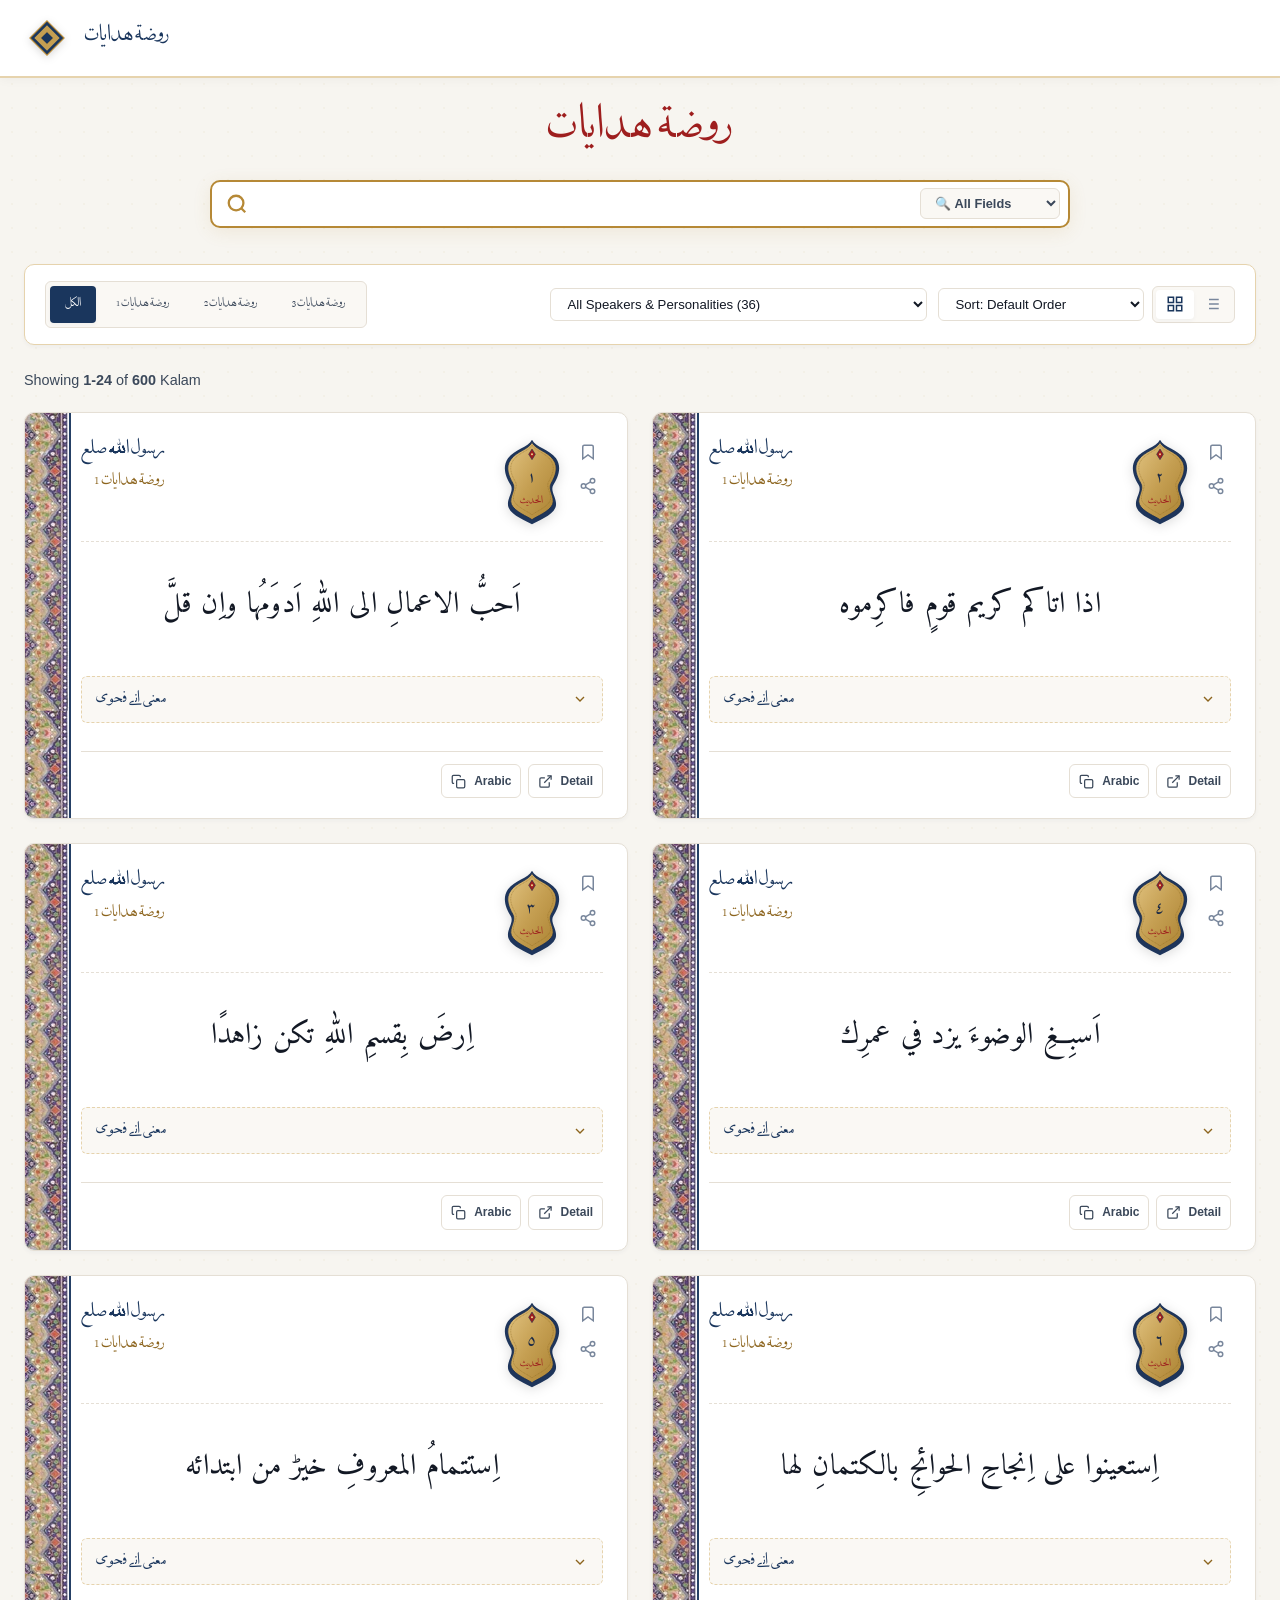
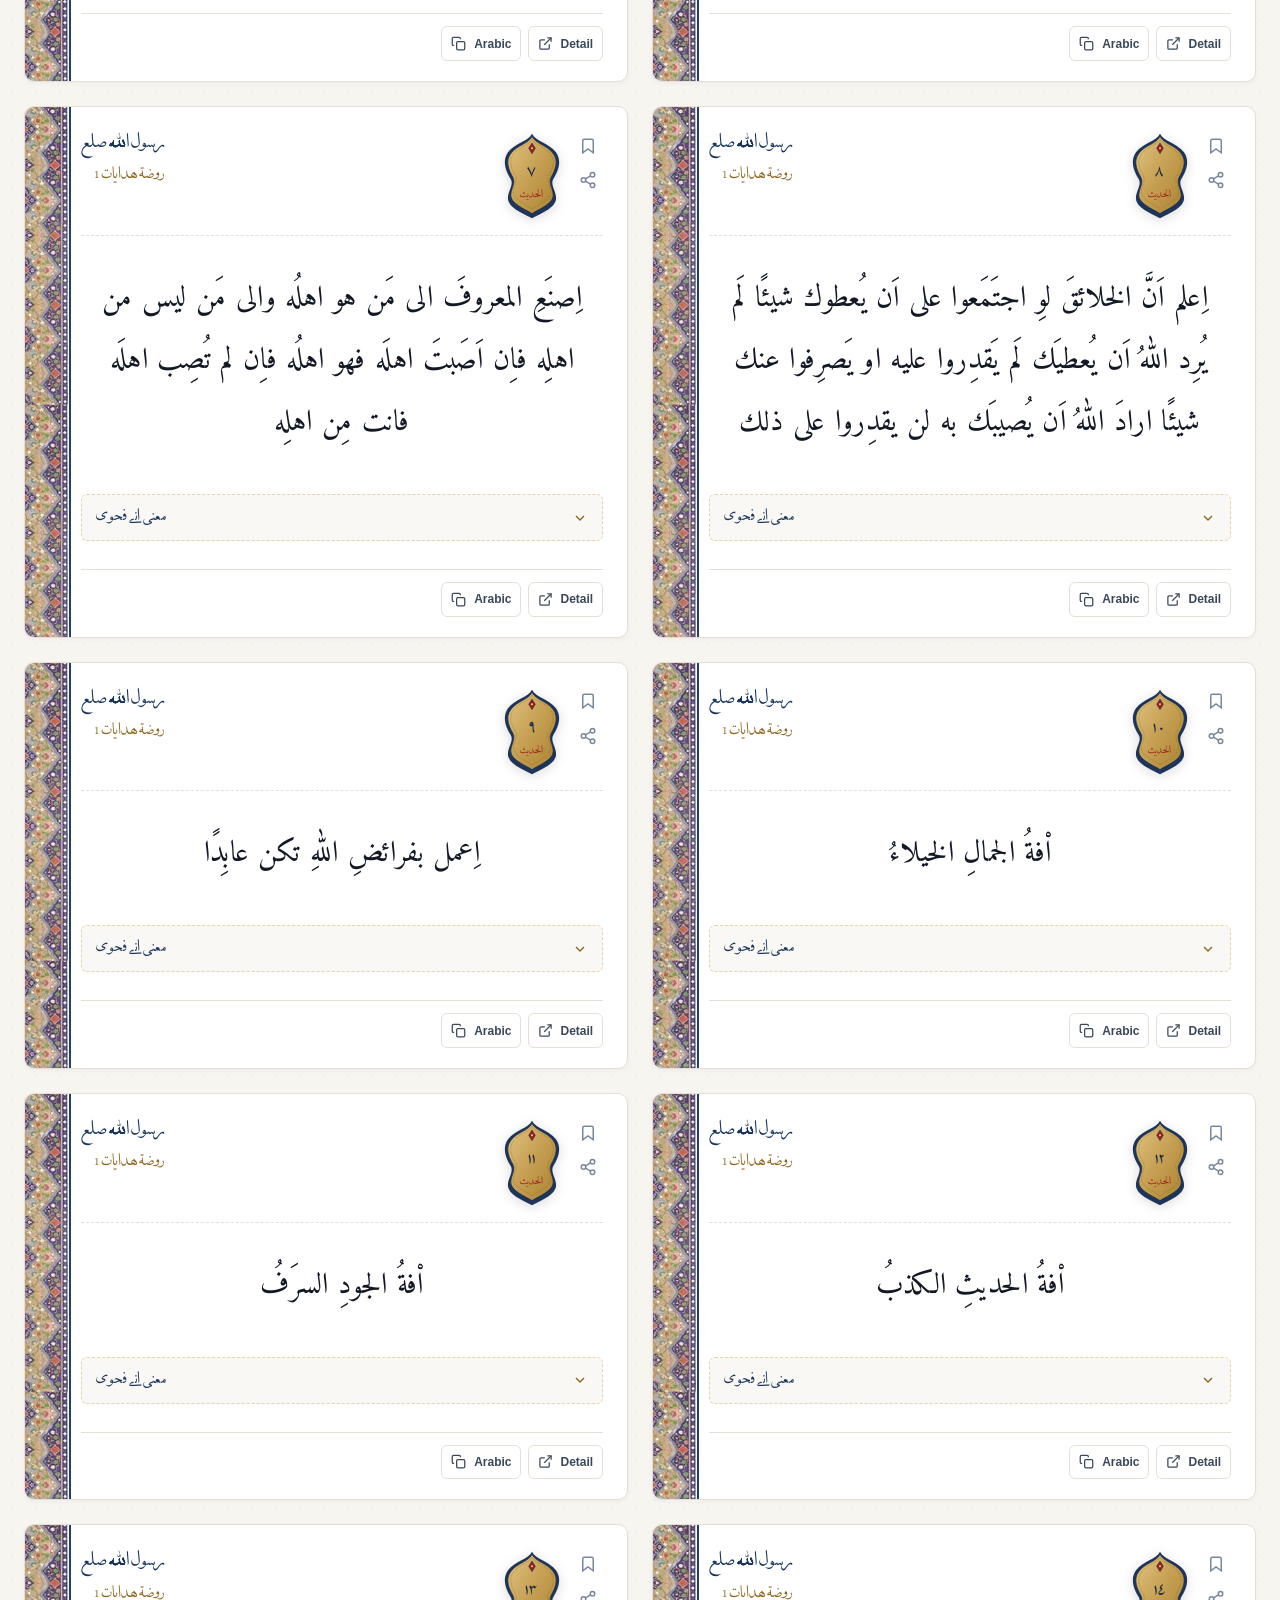
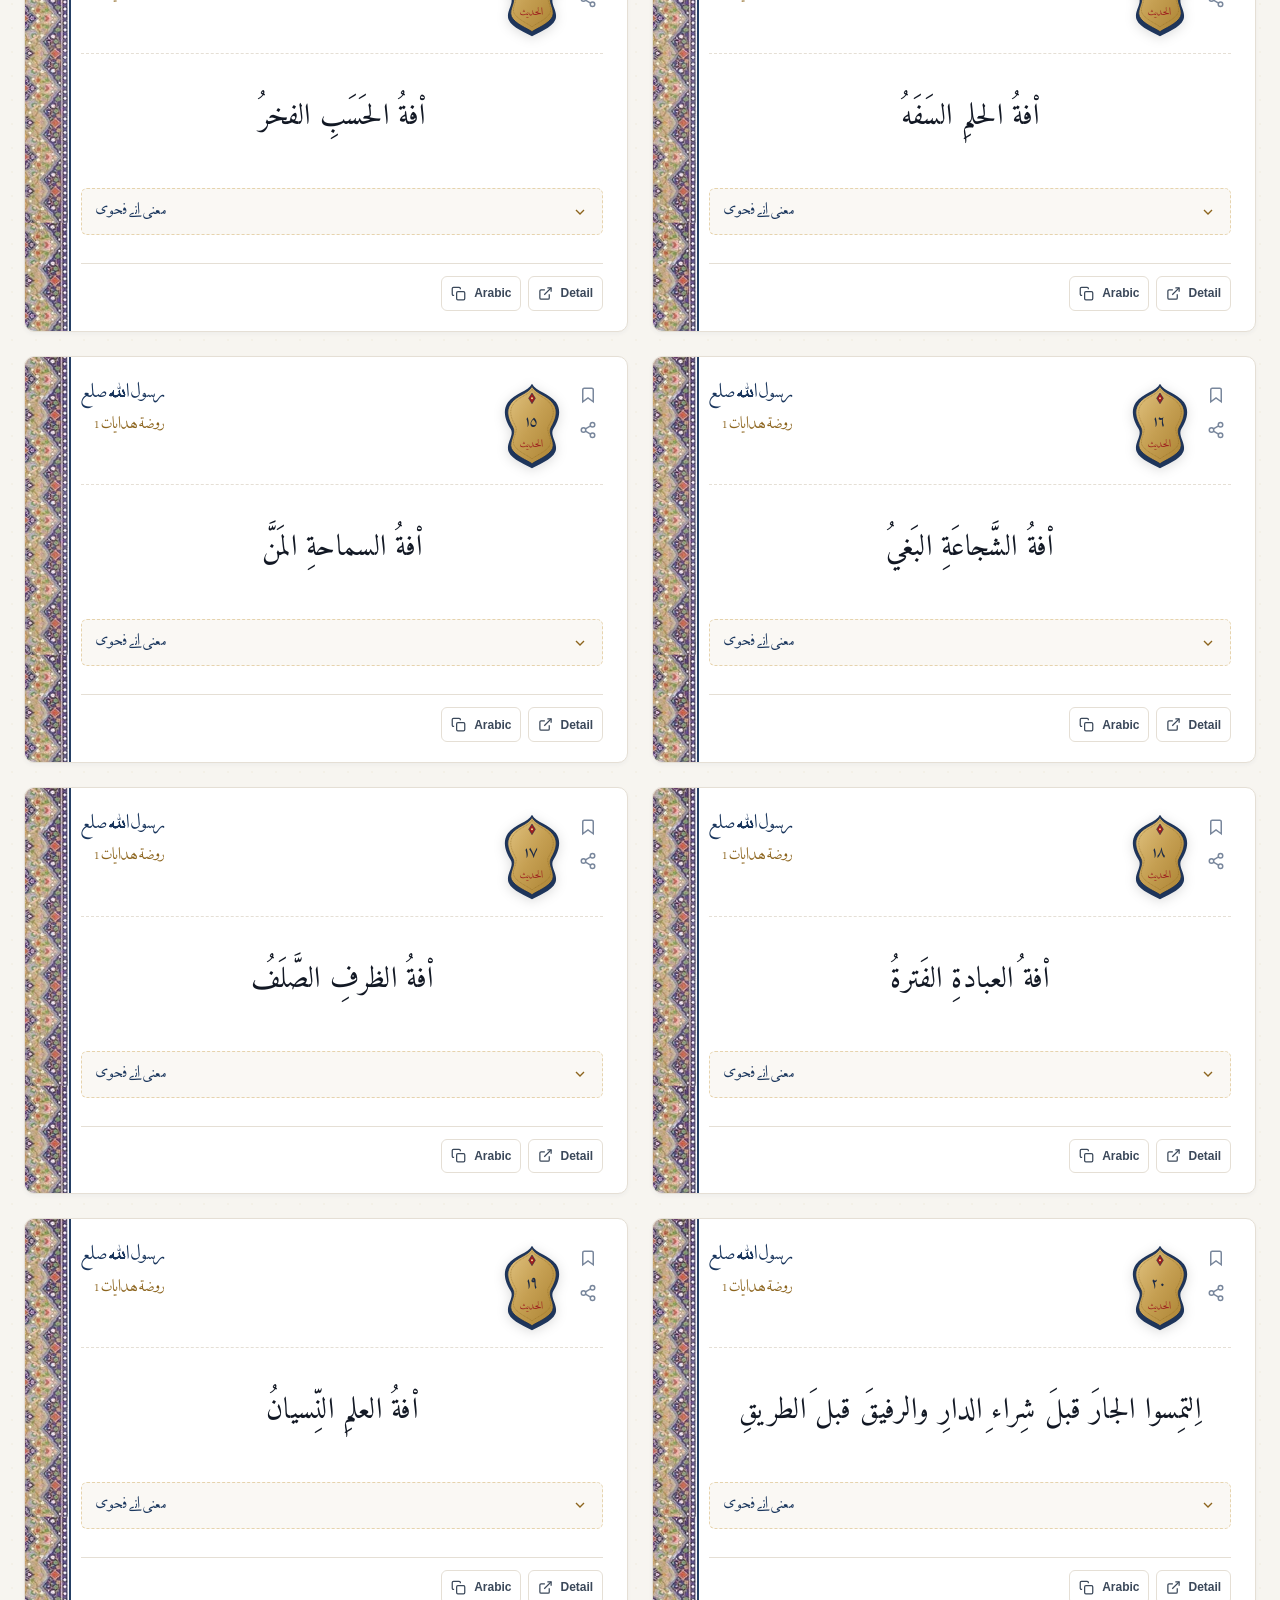
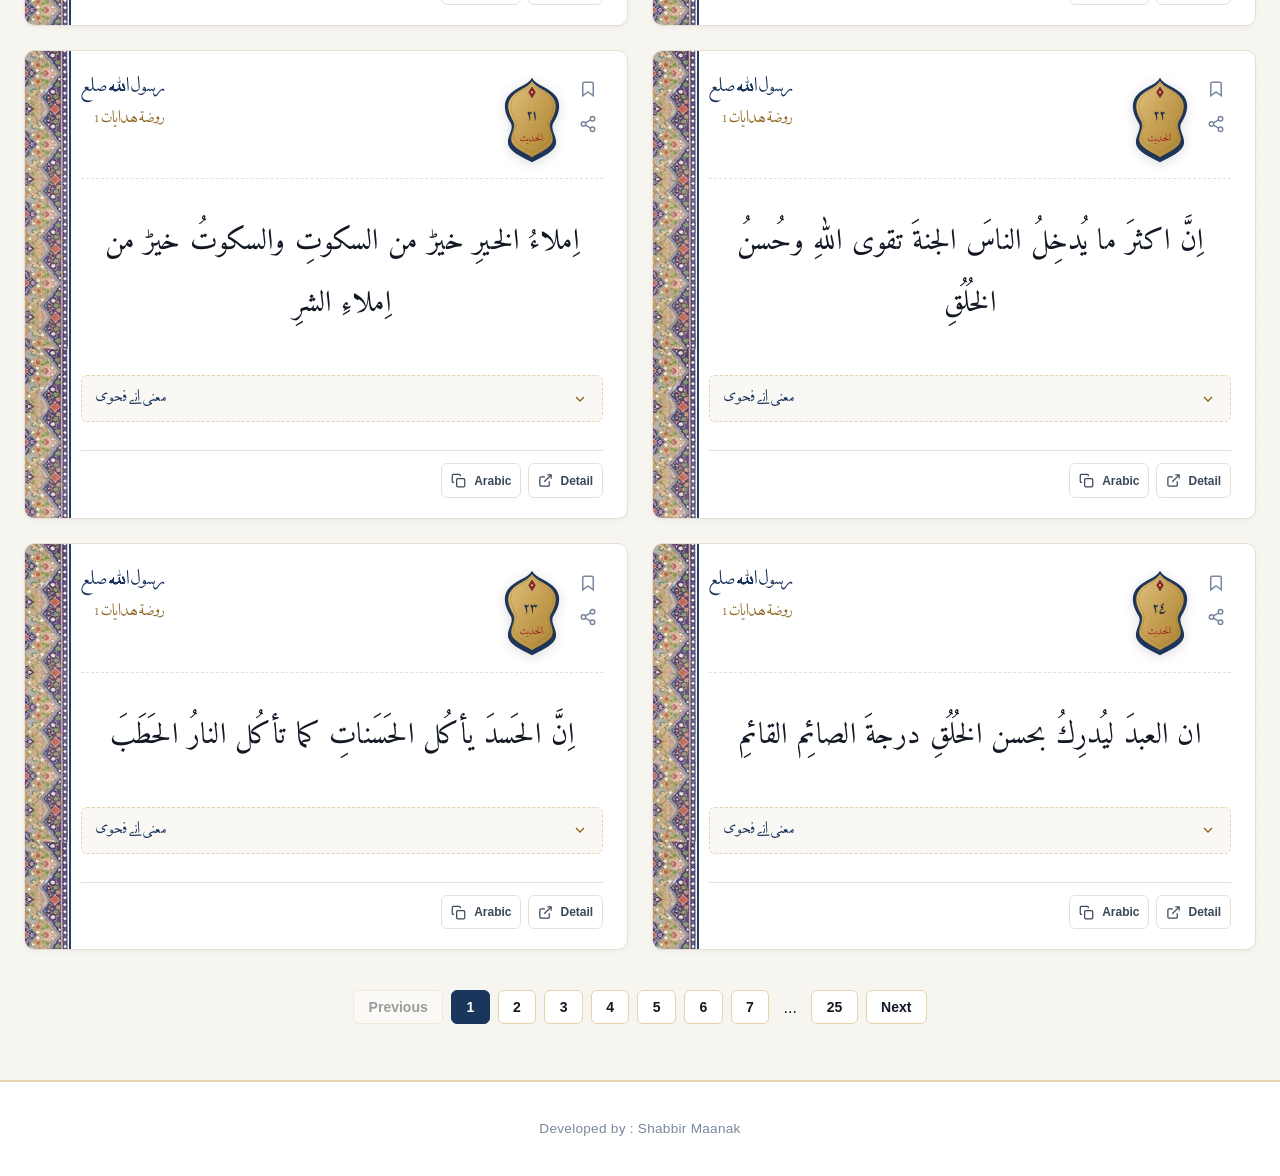
<file: index.html>
<!DOCTYPE html>
<html lang="en" data-theme="light">
<head>
  <meta charset="UTF-8">
  <meta name="viewport" content="width=device-width, initial-scale=1.0">
  <title>روضة هدايات</title>
  <meta name="description" content="روضة هدايات">
  <link rel="stylesheet" href="css/fonts.css?v=5.2">
  <link rel="stylesheet" href="css/styles.css?v=5.2">
</head>
<body>

  <!-- App Header -->
  <header class="app-header">
    <div class="container">
      <nav class="header-nav">
        <a href="javascript:void(0)" class="brand-logo" onclick="resetFilters()" style="cursor:pointer;">
          <div class="brand-crest">
            <svg width="38" height="38" viewBox="0 0 100 100" fill="none">
              <polygon points="50,5 95,50 50,95 5,50" fill="#1a365d" stroke="#b68936" stroke-width="3" />
              <polygon points="50,16 84,50 50,84 16,50" fill="#c59f52" stroke="#1a365d" stroke-width="1.5" />
              <polygon points="50,34 66,50 50,66 34,50" fill="#1a365d" stroke="#b68936" stroke-width="1" />
            </svg>
          </div>
          <div class="brand-text">
            <h1>روضة هدايات</h1>
          </div>
        </a>
      </nav>
    </div>
  </header>

  <!-- Main Content Container -->
  <main class="container">
    <!-- Hero Section -->
    <section class="hero-section">
      <h2 class="hero-title-arabic">روضة هدايات</h2>

      <!-- Search Box -->
      <div class="search-wrapper">
        <div class="search-box">
          <svg class="search-icon-svg" width="22" height="22" viewBox="0 0 24 24" fill="none" stroke="currentColor" stroke-width="2.5">
            <circle cx="11" cy="11" r="8"></circle><line x1="21" y1="21" x2="16.65" y2="16.65"></line>
          </svg>
          <input 
            type="text" 
            id="searchInput" 
            class="search-input" 
            placeholder=""
            autocomplete="off"
            spellcheck="false"
          >
          <button id="searchClearBtn" class="search-clear-btn" title="Clear Search">
            <svg width="18" height="18" viewBox="0 0 24 24" fill="none" stroke="currentColor" stroke-width="2"><line x1="18" y1="6" x2="6" y2="18"></line><line x1="6" y1="6" x2="18" y2="18"></line></svg>
          </button>
          <select id="searchScopeSelect" class="search-scope-select" onchange="setScope(this.value)" title="Search Scope">
            <option value="all">🔍 All Fields</option>
            <option value="arabic">📜 Arabic Only</option>
            <option value="ld">📖 Lisan al-Dawat Only</option>
            <option value="english">🌐 English Only</option>
            <option value="stated_by">👤 Speaker Only</option>
          </select>
        </div>
      </div>
    </section>

    <!-- Filters and Controls Bar -->
    <section class="filter-bar">
      <div class="filter-top-row">
        <!-- Volume Tabs -->
        <div class="volume-tabs">
          <button class="vol-tab active" data-vol="all" onclick="setVolume('all')">الكل</button>
          <button class="vol-tab" data-vol="روضة هدايات 1" onclick="setVolume('روضة هدايات 1')">روضة هدايات 1</button>
          <button class="vol-tab" data-vol="روضة هدايات 2" onclick="setVolume('روضة هدايات 2')">روضة هدايات 2</button>
          <button class="vol-tab" data-vol="روضة هدايات 3" onclick="setVolume('روضة هدايات 3')">روضة هدايات 3</button>
        </div>

        <!-- Speaker Filter, Sort & View Controls -->
        <div class="filter-controls-group">
          <select id="speakerSelect" class="select-control" onchange="setSpeaker(this.value)">
            <option value="all">All Speakers & Personalities</option>
          </select>

          <div class="filter-controls-subrow">
            <select id="sortSelect" class="select-control" onchange="setSort(this.value)">
              <option value="default">Sort: Default Order</option>
              <option value="serial_asc">Sort: Serial # (Ascending)</option>
              <option value="serial_desc">Sort: Serial # (Descending)</option>
              <option value="arabic_asc">Sort: Arabic (Alphabetical)</option>
              <option value="english_asc">Sort: English (A-Z)</option>
            </select>

            <!-- View Toggle (Grid / Table) -->
            <div class="view-toggle">
              <button class="view-btn active" data-view="grid" onclick="setViewMode('grid')" title="Grid Card View">
                <svg width="18" height="18" viewBox="0 0 24 24" fill="none" stroke="currentColor" stroke-width="2"><rect x="3" y="3" width="7" height="7"></rect><rect x="14" y="3" width="7" height="7"></rect><rect x="14" y="14" width="7" height="7"></rect><rect x="3" y="14" width="7" height="7"></rect></svg>
              </button>
              <button class="view-btn" data-view="table" onclick="setViewMode('table')" title="Compact Table View">
                <svg width="18" height="18" viewBox="0 0 24 24" fill="none" stroke="currentColor" stroke-width="2"><line x1="8" y1="6" x2="21" y2="6"></line><line x1="8" y1="12" x2="21" y2="12"></line><line x1="8" y1="18" x2="21" y2="18"></line><line x1="3" y1="6" x2="3.01" y2="6"></line><line x1="3" y1="12" x2="3.01" y2="12"></line><line x1="3" y1="18" x2="3.01" y2="18"></line></svg>
              </button>
            </div>
          </div>
        </div>
      </div>
    </section>

    <!-- Results Status Bar -->
    <div class="results-summary-bar">
      <div id="resultsCount">Loading records...</div>
      <div id="activeFilterChips" class="active-filters-chips"></div>
    </div>

    <!-- Results Dynamic Container -->
    <div id="resultsContainer"></div>

    <!-- Pagination -->
    <div id="paginationBar" class="pagination-bar"></div>
  </main>

  <!-- Detail Modal -->
  <div id="detailModal" class="modal-backdrop">
    <div class="modal-container" id="detailModalContainer"></div>
  </div>

  <!-- Statistics Modal -->
  <div id="statsModal" class="modal-backdrop">
    <div class="modal-container" style="max-width: 650px;">
      <div class="modal-header">
        <h3 style="font-size:1.15rem;font-weight:700;">📊 Dataset Analytics & Statistics</h3>
        <button class="icon-btn-sm" onclick="closeStatsModal()">
          <svg width="20" height="20" viewBox="0 0 24 24" fill="none" stroke="currentColor" stroke-width="2"><line x1="18" y1="6" x2="6" y2="18"></line><line x1="6" y1="6" x2="18" y2="18"></line></svg>
        </button>
      </div>
      <div class="modal-body" id="statsModalBody"></div>
      <div class="modal-footer" style="justify-content: flex-end;">
        <button class="btn btn-primary" onclick="closeStatsModal()">Close</button>
      </div>
    </div>
  </div>

  <!-- App Footer -->
  <footer class="app-footer">
    <div class="container">
      <p style="font-size:0.85rem;color:var(--text-muted);letter-spacing:0.02em;">Developed by : Shabbir Maanak</p>
    </div>
  </footer>

  <!-- Scripts -->
  <script src="data/raudat_data.js?v=5.2"></script>
  <script src="js/app.js?v=5.2"></script>
</body>
</html>
</file>
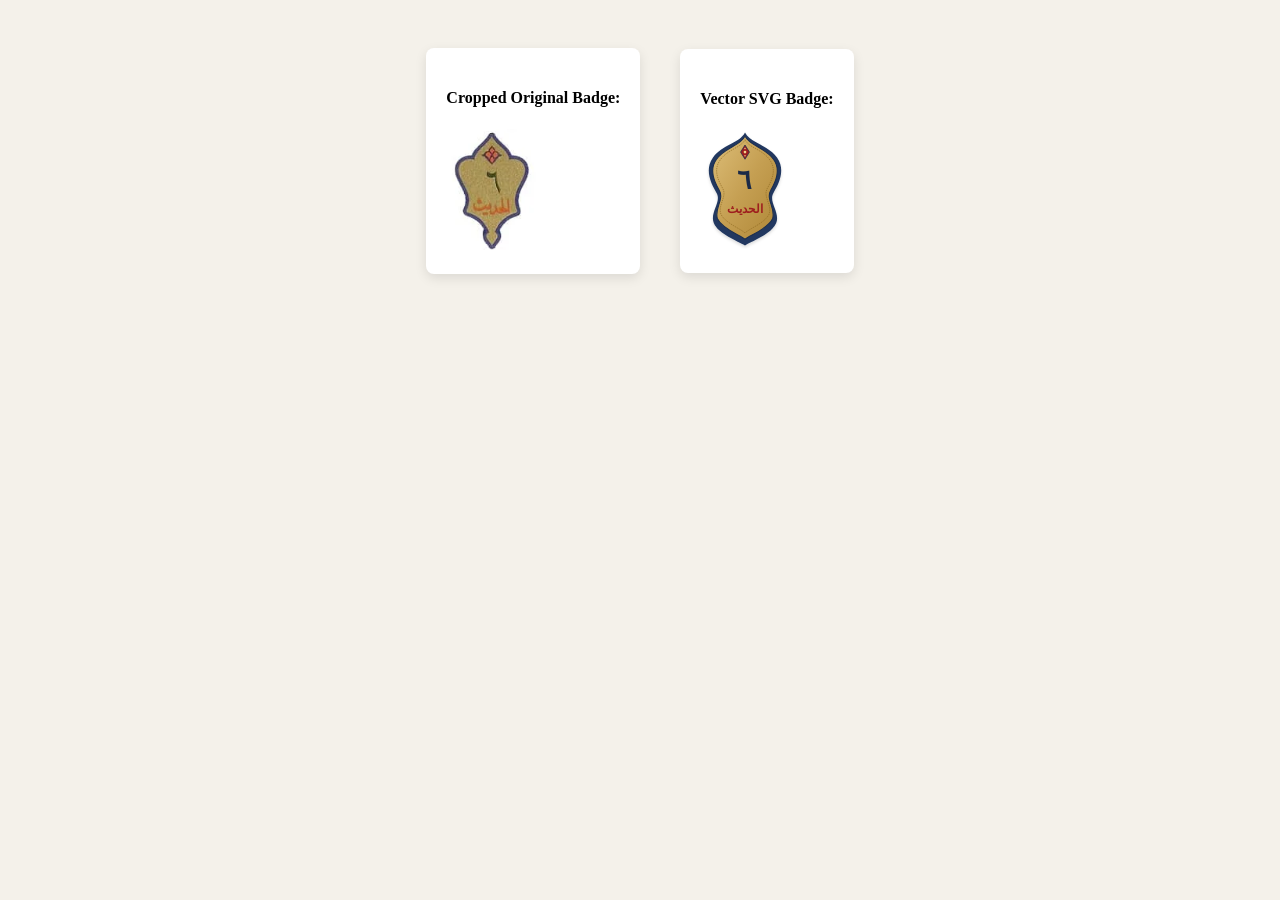
<file: badge_test.html>
<!DOCTYPE html>
<html>
<head>
  <meta charset="utf-8">
  <style>
    body { background: #f4f1ea; padding: 40px; display: flex; gap: 40px; align-items: center; justify-content: center; }
    .preview-box { background: white; padding: 20px; border-radius: 8px; box-shadow: 0 4px 12px rgba(0,0,0,0.1); }
  </style>
</head>
<body>
  <div class="preview-box">
    <h4>Cropped Original Badge:</h4>
    <img src="assets/cartouche_badge.png" width="90">
  </div>
  <div class="preview-box">
    <h4>Vector SVG Badge:</h4>
    <svg width="90" height="120" viewBox="0 0 100 135" fill="none" xmlns="http://www.w3.org/2000/svg">
      <defs>
        <linearGradient id="goldGrad" x1="0%" y1="0%" x2="100%" y2="100%">
          <stop offset="0%" stop-color="#ddbe78" />
          <stop offset="50%" stop-color="#c59f52" />
          <stop offset="100%" stop-color="#af8737" />
        </linearGradient>
        <filter id="badgeShadow" x="-10%" y="-10%" width="120%" height="120%">
          <feDropShadow dx="0" dy="2" stdDeviation="2" flood-color="#000" flood-opacity="0.15" />
        </filter>
      </defs>
      
      <!-- Outer Lapis Border -->
      <path d="M50 4 
               C56 16, 76 18, 86 32 
               C96 46, 88 62, 82 72 
               C76 82, 90 94, 85 106 
               C80 118, 58 126, 50 131 
               C42 126, 20 118, 15 106 
               C10 94, 24 82, 18 72 
               C12 62, 4 46, 14 32 
               C24 18, 44 16, 50 4 Z" 
            fill="#223961" filter="url(#badgeShadow)"/>
            
      <!-- Inner Gold Parchment Field -->
      <path d="M50 8 
               C55 19, 73 21, 82 34 
               C91 46, 84 60, 79 69 
               C73 79, 85 90, 81 101 
               C76 112, 57 119, 50 124 
               C43 119, 24 112, 19 101 
               C15 90, 27 79, 21 69 
               C16 60, 9 46, 18 34 
               C27 21, 45 19, 50 8 Z" 
            fill="url(#goldGrad)" stroke="#1a2d4f" stroke-width="1.2"/>
            
      <!-- Inner Fine Filigree Ring -->
      <path d="M50 12 
               C54 21, 70 23, 78 35 
               C86 46, 80 58, 75 67 
               C70 76, 81 86, 77 96 
               C72 106, 55 112, 50 117 
               C45 112, 28 106, 23 96 
               C19 86, 30 76, 25 67 
               C20 58, 14 46, 22 35 
               C30 23, 46 21, 50 12 Z" 
            fill="none" stroke="#8d6820" stroke-width="0.7" stroke-dasharray="1.5 1"/>
            
      <!-- Top Rosette Diamond -->
      <g transform="translate(50, 26)">
        <polygon points="0,-8 5,0 0,8 -5,0" fill="#9e1e1e" stroke="#1a2d4f" stroke-width="0.8" />
        <circle cx="0" cy="0" r="1.5" fill="#f3d48c" />
        <circle cx="0" cy="-4" r="0.8" fill="#f3d48c" />
        <circle cx="0" cy="4" r="0.8" fill="#f3d48c" />
      </g>
      
      <!-- Number -->
      <text x="50" y="68" text-anchor="middle" font-family="'Al-Fatemi', 'Amiri', serif" font-size="30" font-weight="bold" fill="#1b2a47">٦</text>
      
      <!-- Label -->
      <text x="50" y="94" text-anchor="middle" font-family="'Al-Fatemi', 'Amiri', serif" font-size="14" font-weight="bold" fill="#9e1e1e">الحديث</text>
    </svg>
  </div>
</body>
</html>
</file>
<file: css/fonts.css>
/* ==========================================================================
   Custom Dawat & Fatemi Typography Fonts (All Weights Support)
   ========================================================================== */

/* Al-Fatemi */
@font-face {
  font-family: 'Al-Fatemi';
  src: url('../fonts/Al-Fatemi.ttf') format('truetype');
  font-weight: 100 900;
  font-style: normal;
  font-display: swap;
}
@font-face {
  font-family: 'Al-Fatemi';
  src: url('../fonts/Al-Fatemi.ttf') format('truetype');
  font-weight: 700;
  font-style: normal;
  font-display: swap;
}

/* Al-Kanz */
@font-face {
  font-family: 'Al-Kanz';
  src: url('../fonts/Al-Kanz.ttf') format('truetype');
  font-weight: 100 900;
  font-style: normal;
  font-display: swap;
}
@font-face {
  font-family: 'Al-Kanz';
  src: url('../fonts/Al-Kanz.ttf') format('truetype');
  font-weight: 700;
  font-style: normal;
  font-display: swap;
}

/* Kanz-al-Marjaan */
@font-face {
  font-family: 'Kanz-al-Marjaan';
  src: url('../fonts/Kanz-al-Marjaan.ttf') format('truetype');
  font-weight: 100 900;
  font-style: normal;
  font-display: swap;
}
@font-face {
  font-family: 'Kanz-al-Marjaan';
  src: url('../fonts/Kanz-al-Marjaan.ttf') format('truetype');
  font-weight: 700;
  font-style: normal;
  font-display: swap;
}

/* Kanz-al-Lulu */
@font-face {
  font-family: 'Kanz-al-Lulu';
  src: url('../fonts/Kanz-al-Lulu.ttf') format('truetype');
  font-weight: 100 900;
  font-style: normal;
  font-display: swap;
}
@font-face {
  font-family: 'Kanz-al-Lulu';
  src: url('../fonts/Kanz-al-Lulu.ttf') format('truetype');
  font-weight: 700;
  font-style: normal;
  font-display: swap;
}

/* Kanz-al-Yaqoot */
@font-face {
  font-family: 'Kanz-al-Yaqoot';
  src: url('../fonts/Kanz-al-Yaqoot.ttf') format('truetype');
  font-weight: 100 900;
  font-style: normal;
  font-display: swap;
}
@font-face {
  font-family: 'Kanz-al-Yaqoot';
  src: url('../fonts/Kanz-al-Yaqoot.ttf') format('truetype');
  font-weight: 700;
  font-style: normal;
  font-display: swap;
}

/* Amiri */
@font-face {
  font-family: 'Amiri';
  src: url('../fonts/Amiri-Regular.ttf') format('truetype');
  font-weight: 100 900;
  font-style: normal;
  font-display: swap;
}
@font-face {
  font-family: 'Amiri';
  src: url('../fonts/Amiri-Regular.ttf') format('truetype');
  font-weight: 700;
  font-style: normal;
  font-display: swap;
}
</file>
<file: css/styles.css>
@import url('fonts.css');

:root {
  /* Authentic Book Theme Color Palette */
  --theme-lapis: #1a365d;
  --theme-lapis-hover: #102646;
  --theme-lapis-light: #f0f4f9;
  --theme-lapis-border: #cbd8e8;

  --theme-gold: #b68936;
  --theme-gold-hover: #9c7125;
  --theme-gold-light: #fbf7ee;
  --theme-gold-border: #e6d3ad;
  --theme-gold-dark: #8c641d;

  --theme-crimson: #9e1e1e;
  --theme-crimson-light: #fdf2f2;
  --theme-crimson-border: #fca5a5;

  --bg-main: #f7f5f0;
  --bg-surface: #ffffff;
  --bg-card: #ffffff;
  --bg-elevated: #faf8f4;
  
  --text-primary: #121824;
  --text-secondary: #3b485a;
  --text-muted: #79879c;
  --border-color: #e5dfd5;
  
  --highlight-bg: #fef08a;
  --highlight-text: #854d0e;

  --shadow-sm: 0 2px 4px rgba(26, 54, 93, 0.04);
  --shadow-md: 0 6px 16px rgba(26, 54, 93, 0.08), 0 2px 6px rgba(0, 0, 0, 0.04);
  --shadow-lg: 0 12px 28px rgba(26, 54, 93, 0.12), 0 4px 10px rgba(0, 0, 0, 0.06);

  --radius-sm: 6px;
  --radius-md: 10px;
  --radius-lg: 16px;
  --radius-full: 9999px;

  --font-arabic: 'Al-Fatemi', 'Kanz-al-Marjaan', 'Al-Kanz', 'Amiri', serif;
  --font-ld: 'Al-Fatemi', 'Al-Kanz', 'Kanz-al-Lulu', 'Kanz-al-Yaqoot', serif;
  --font-ui: -apple-system, BlinkMacSystemFont, 'Segoe UI', Roboto, Helvetica, Arial, sans-serif;
}

[data-theme="dark"] {
  --theme-lapis: #38bdf8;
  --theme-lapis-hover: #7dd3fc;
  --theme-lapis-light: #0d1e36;
  --theme-lapis-border: #1e3a5f;

  --theme-gold: #d4af37;
  --theme-gold-hover: #e5c158;
  --theme-gold-light: #241e12;
  --theme-gold-border: #4d3e20;
  --theme-gold-dark: #f3d48c;

  --theme-crimson: #f87171;
  --theme-crimson-light: #2c1212;
  --theme-crimson-border: #601818;

  --bg-main: #0c121e;
  --bg-surface: #131d2e;
  --bg-card: #152238;
  --bg-elevated: #1a2a44;

  --text-primary: #f8fafc;
  --text-secondary: #cbd5e1;
  --text-muted: #64748b;
  --border-color: #243550;

  --highlight-bg: #854d0e;
  --highlight-text: #fef08a;

  --shadow-sm: 0 2px 4px rgba(0, 0, 0, 0.4);
  --shadow-md: 0 6px 16px rgba(0, 0, 0, 0.5);
  --shadow-lg: 0 12px 28px rgba(0, 0, 0, 0.6);
}

* {
  box-sizing: border-box;
  margin: 0;
  padding: 0;
}

body {
  font-family: var(--font-ui);
  background-color: var(--bg-main);
  background-image: radial-gradient(rgba(182, 137, 54, 0.05) 1px, transparent 1px);
  background-size: 24px 24px;
  color: var(--text-primary);
  line-height: 1.6;
  min-height: 100vh;
  transition: background-color 0.25s ease, color 0.25s ease;
}

/* Container */
.container {
  max-width: 1360px;
  margin: 0 auto;
  padding: 0 1.5rem;
}

/* Header */
.app-header {
  background: var(--bg-surface);
  border-bottom: 2px solid var(--theme-gold-border);
  position: sticky;
  top: 0;
  z-index: 40;
  backdrop-filter: blur(10px);
  box-shadow: 0 2px 10px rgba(0, 0, 0, 0.04);
}

.header-nav {
  display: flex;
  align-items: center;
  justify-content: space-between;
  height: 76px;
}

.brand-logo {
  display: flex;
  align-items: center;
  gap: 0.9rem;
  text-decoration: none;
  color: inherit;
}

.brand-crest {
  width: 46px;
  height: 46px;
  display: flex;
  align-items: center;
  justify-content: center;
  filter: drop-shadow(0 2px 4px rgba(0,0,0,0.15));
}

.brand-text h1 {
  font-family: var(--font-arabic);
  font-size: 1.45rem;
  font-weight: 700;
  color: var(--theme-lapis);
  line-height: 1.2;
}

[data-theme="dark"] .brand-text h1 {
  color: var(--theme-gold);
}

.brand-text p {
  font-size: 0.8rem;
  color: var(--theme-gold-dark);
  font-weight: 600;
  letter-spacing: 0.02em;
}

.header-actions {
  display: flex;
  align-items: center;
  gap: 0.65rem;
}

/* Buttons */
.btn {
  display: inline-flex;
  align-items: center;
  justify-content: center;
  gap: 0.5rem;
  padding: 0.5rem 1rem;
  border-radius: var(--radius-sm);
  font-size: 0.875rem;
  font-weight: 600;
  cursor: pointer;
  border: 1px solid transparent;
  transition: all 0.2s ease;
  background: transparent;
  color: var(--text-primary);
  font-family: inherit;
}

.btn-icon {
  padding: 0.55rem;
  border-radius: var(--radius-sm);
  border: 1px solid var(--border-color);
  background: var(--bg-surface);
  color: var(--text-secondary);
}

.btn-icon:hover {
  background: var(--theme-gold-light);
  color: var(--theme-lapis);
  border-color: var(--theme-gold);
}

.btn-gold {
  background: linear-gradient(135deg, #c59f52 0%, #b08838 100%);
  color: #ffffff;
  border: 1px solid #9c7125;
  box-shadow: 0 2px 6px rgba(182, 137, 54, 0.25);
}

.btn-gold:hover {
  background: linear-gradient(135deg, #d4af5f 0%, #b88f3d 100%);
  color: #fff;
  transform: translateY(-1px);
}

.btn-primary {
  background: var(--theme-lapis);
  color: #ffffff;
}

.btn-primary:hover {
  background: var(--theme-lapis-hover);
}

.badge {
  display: inline-flex;
  align-items: center;
  padding: 0.25rem 0.65rem;
  border-radius: var(--radius-full);
  font-size: 0.75rem;
  font-weight: 600;
  line-height: 1;
}

.badge-lapis {
  background: var(--theme-lapis-light);
  color: var(--theme-lapis);
  border: 1px solid var(--theme-lapis-border);
}

.badge-gold {
  background: var(--theme-gold-light);
  color: var(--theme-gold-dark);
  border: 1px solid var(--theme-gold-border);
}

.badge-crimson {
  background: var(--theme-crimson-light);
  color: var(--theme-crimson);
  border: 1px solid var(--theme-crimson-border);
}

/* Hero Section */
.hero-section {
  padding: 1.5rem 0 1rem;
  text-align: center;
}

.hero-title-arabic {
  font-family: var(--font-arabic);
  font-size: 3rem;
  font-weight: 700;
  color: var(--theme-crimson);
  margin-bottom: 1.25rem;
  line-height: 1.2;
  letter-spacing: 0.02em;
}

/* Search Box Component */
.search-wrapper {
  max-width: 860px;
  margin: 0 auto 1.25rem;
  position: relative;
}

.search-box {
  background: var(--bg-surface);
  border: 2px solid var(--theme-gold);
  border-radius: var(--radius-md);
  padding: 0.35rem 0.5rem 0.35rem 0.85rem;
  display: flex;
  align-items: center;
  flex-direction: row;
  gap: 0.5rem;
  min-height: 48px;
  box-shadow: 0 4px 18px rgba(182, 137, 54, 0.12);
  transition: box-shadow 0.2s, border-color 0.2s;
}

.search-box:focus-within {
  box-shadow: 0 6px 22px rgba(26, 54, 93, 0.18);
  border-color: var(--theme-lapis);
}

.search-icon-svg {
  color: var(--theme-gold);
  flex-shrink: 0;
}

.search-input {
  flex: 1;
  min-width: 0;
  border: none;
  outline: none;
  font-size: 1.05rem;
  background: transparent;
  color: var(--text-primary);
  font-family: inherit;
  padding: 0.25rem 0;
}

.search-input::placeholder {
  color: var(--text-muted);
}

.search-clear-btn {
  background: none;
  border: none;
  color: var(--text-muted);
  cursor: pointer;
  padding: 0.25rem;
  border-radius: var(--radius-full);
  display: none;
  align-items: center;
  flex-shrink: 0;
}

.search-clear-btn:hover {
  color: var(--theme-crimson);
  background: var(--bg-elevated);
}

.search-scope-select {
  background: var(--bg-elevated);
  border: 1px solid var(--border-color);
  color: var(--text-secondary);
  padding: 0.4rem 0.65rem;
  border-radius: var(--radius-sm);
  font-size: 0.8rem;
  font-weight: 600;
  outline: none;
  cursor: pointer;
  flex-shrink: 0;
  max-width: 140px;
}

/* Quick Topic Pills */
.quick-topics {
  display: flex;
  flex-wrap: wrap;
  align-items: center;
  justify-content: center;
  gap: 0.5rem;
  margin-bottom: 1.75rem;
}

.topic-pill {
  background: var(--bg-surface);
  border: 1px solid var(--theme-gold-border);
  color: var(--text-secondary);
  padding: 0.35rem 1rem;
  border-radius: var(--radius-full);
  font-size: 1.05rem;
  font-family: var(--font-arabic);
  cursor: pointer;
  transition: all 0.15s ease;
  user-select: none;
}

.topic-pill:hover {
  background: var(--theme-gold-light);
  border-color: var(--theme-gold);
  color: var(--theme-gold-dark);
  transform: translateY(-1px);
}

.topic-pill.active {
  background: var(--theme-gold);
  border-color: var(--theme-gold-dark);
  color: #fff;
}

/* Filter Controls Bar */
.filter-bar {
  background: var(--bg-surface);
  border: 1px solid var(--theme-gold-border);
  border-radius: var(--radius-md);
  padding: 1rem 1.25rem;
  margin-bottom: 1.5rem;
  display: flex;
  flex-direction: column;
  gap: 1rem;
  box-shadow: var(--shadow-sm);
}

.filter-top-row {
  display: flex;
  align-items: center;
  justify-content: space-between;
  flex-wrap: wrap;
  gap: 1rem;
}

.volume-tabs {
  display: flex;
  background: var(--bg-elevated);
  padding: 0.25rem;
  border-radius: var(--radius-sm);
  gap: 0.25rem;
  overflow-x: auto;
  border: 1px solid var(--border-color);
}

.vol-tab {
  background: transparent;
  border: none;
  padding: 0.45rem 0.95rem;
  border-radius: 4px;
  font-size: 0.825rem;
  font-weight: 600;
  color: var(--text-secondary);
  cursor: pointer;
  transition: all 0.15s;
  white-space: nowrap;
  font-family: var(--font-arabic);
}

.vol-tab:hover {
  color: var(--theme-lapis);
}

.vol-tab.active {
  background: var(--theme-lapis);
  color: #ffffff;
  box-shadow: var(--shadow-sm);
}

[data-theme="dark"] .vol-tab.active {
  background: var(--theme-gold);
  color: #0c121e;
}

.filter-controls-group {
  display: flex;
  align-items: center;
  gap: 0.65rem;
  flex-wrap: wrap;
}

.filter-controls-subrow {
  display: flex;
  align-items: center;
  gap: 0.5rem;
}

.select-control {
  background: var(--bg-surface);
  border: 1px solid var(--border-color);
  border-radius: var(--radius-sm);
  color: var(--text-primary);
  padding: 0.45rem 0.8rem;
  font-size: 0.825rem;
  font-weight: 500;
  outline: none;
  cursor: pointer;
}

.select-control:focus {
  border-color: var(--theme-gold);
}

.view-toggle {
  display: flex;
  background: var(--bg-elevated);
  border-radius: var(--radius-sm);
  padding: 0.2rem;
  border: 1px solid var(--border-color);
}

.view-btn {
  background: transparent;
  border: none;
  padding: 0.35rem 0.6rem;
  border-radius: 4px;
  color: var(--text-muted);
  cursor: pointer;
  display: flex;
  align-items: center;
}

.view-btn.active {
  background: var(--bg-surface);
  color: var(--theme-lapis);
  box-shadow: var(--shadow-sm);
}

[data-theme="dark"] .view-btn.active {
  color: var(--theme-gold);
}

/* Results Status Bar */
.results-summary-bar {
  display: flex;
  align-items: center;
  justify-content: space-between;
  margin-bottom: 1.25rem;
  font-size: 0.9rem;
  color: var(--text-secondary);
}

.active-filters-chips {
  display: flex;
  flex-wrap: wrap;
  gap: 0.4rem;
  align-items: center;
}

.filter-chip {
  background: var(--theme-gold-light);
  color: var(--theme-gold-dark);
  border: 1px solid var(--theme-gold-border);
  padding: 0.2rem 0.6rem;
  border-radius: var(--radius-full);
  font-size: 0.75rem;
  font-weight: 600;
  display: inline-flex;
  align-items: center;
  gap: 0.35rem;
}

.filter-chip-remove {
  cursor: pointer;
  font-size: 0.9rem;
  font-weight: bold;
}

/* Cards Grid */
.cards-grid {
  display: grid;
  grid-template-columns: repeat(auto-fill, minmax(420px, 1fr));
  gap: 1.5rem;
  margin-bottom: 2.5rem;
}

/* Authentic Book Page Style Card */
.kalam-card {
  background: var(--bg-card);
  border: 1px solid var(--border-color);
  border-radius: var(--radius-md);
  padding: 1.5rem 1.5rem 1.25rem 3.5rem; /* Left padding for illuminated border strip */
  display: flex;
  flex-direction: column;
  gap: 1.25rem;
  box-shadow: var(--shadow-sm);
  transition: transform 0.2s ease, box-shadow 0.2s ease, border-color 0.2s ease;
  position: relative;
  overflow: hidden;
}

.kalam-card:hover {
  transform: translateY(-2px);
  box-shadow: var(--shadow-md);
  border-color: var(--theme-gold);
}

/* Left Margin: Illuminated Floral Ribbon */
.kalam-card::before {
  content: '';
  position: absolute;
  top: 0;
  left: 0;
  bottom: 0;
  width: 44px;
  background-image: url('../assets/illuminated_border.png');
  background-repeat: repeat-y;
  background-size: 44px auto;
  border-right: 2px solid var(--theme-lapis);
  opacity: 0.95;
  z-index: 1;
}

/* Top Header Bar */
.card-top-bar {
  display: flex;
  align-items: flex-start;
  justify-content: space-between;
  gap: 0.75rem;
  position: relative;
  z-index: 2;
  border-bottom: 1px dashed var(--border-color);
  padding-bottom: 0.85rem;
}

.card-speaker-block {
  display: flex;
  flex-direction: column;
  gap: 0.25rem;
}

.card-speaker-name {
  font-family: var(--font-arabic) !important;
  font-size: 1.25rem;
  font-weight: 700;
  color: var(--theme-lapis);
  direction: rtl;
  text-align: right;
  line-height: 1.3;
}

.card-sub-speaker {
  font-family: var(--font-arabic) !important;
  font-size: 0.95rem;
  font-weight: 600;
  color: #724b1b;
  direction: rtl;
  text-align: right;
  line-height: 1.2;
}

[data-theme="dark"] .card-speaker-name {
  color: var(--theme-gold);
}

[data-theme="dark"] .card-sub-speaker {
  color: #d7ccc8;
}

.card-volume-ref {
  font-family: var(--font-arabic) !important;
  font-size: 1.05rem;
  color: var(--theme-gold-dark);
  font-weight: 700;
  direction: rtl;
  text-align: right;
  margin-top: 0.15rem;
}

.card-top-right {
  display: flex;
  align-items: flex-start;
  gap: 0.5rem;
}

/* Vector Cartouche Badge */
.cartouche-badge-container {
  width: 68px;
  height: 90px;
  flex-shrink: 0;
  display: flex;
  align-items: center;
  justify-content: center;
  filter: drop-shadow(0 2px 6px rgba(0, 0, 0, 0.14));
}

.cartouche-svg {
  width: 100%;
  height: 100%;
}

.card-quick-actions {
  display: flex;
  flex-direction: column;
  gap: 0.35rem;
}

.icon-btn-sm {
  background: transparent;
  border: none;
  padding: 0.35rem;
  border-radius: var(--radius-sm);
  color: var(--text-muted);
  cursor: pointer;
  display: flex;
  align-items: center;
  justify-content: center;
  transition: all 0.15s;
}

.icon-btn-sm:hover {
  color: var(--theme-lapis);
  background: var(--bg-elevated);
}

.icon-btn-sm.active-fav {
  color: var(--theme-crimson);
}

/* Arabic Kalam Section (Book Calligraphy Style - Locked to Amiri) */
.card-arabic-content {
  direction: rtl;
  text-align: center;
  padding: 0.75rem 0.5rem;
  position: relative;
  z-index: 2;
}

.card-arabic-text {
  font-family: 'Amiri', serif !important;
  font-size: 1.85rem;
  line-height: 2.1;
  color: var(--text-primary);
  letter-spacing: 0.01em;
  font-weight: normal;
  text-shadow: 0 0 1px rgba(0,0,0,0.05);
}

/* Lisan al-Dawat Section (Book Typesetting - Locked to Kanz-al-Lulu) */
.card-ld-content {
  direction: rtl;
  text-align: center;
  background: var(--bg-elevated);
  border-radius: var(--radius-sm);
  padding: 0.95rem 1.25rem;
  border: 1px solid var(--theme-gold-border);
  position: relative;
  z-index: 2;
}

.card-ld-text {
  font-family: 'Kanz-al-Lulu', serif !important;
  font-size: 1.25rem;
  line-height: 1.9;
  color: var(--text-secondary);
}

/* English Translation Section (Locked to Amiri) */
.card-en-content {
  direction: ltr;
  text-align: left;
  background: var(--bg-surface);
  border-radius: var(--radius-sm);
  padding: 0.85rem 1.15rem;
  border: 1px solid var(--border-color);
  border-left: 3px solid var(--theme-lapis);
  position: relative;
  z-index: 2;
}

.card-en-label {
  font-size: 0.68rem;
  text-transform: uppercase;
  letter-spacing: 0.06em;
  color: var(--theme-lapis);
  font-weight: 700;
  margin-bottom: 0.25rem;
}

[data-theme="dark"] .card-en-label {
  color: var(--theme-gold);
}

.card-en-text {
  font-family: 'Amiri', serif !important;
  font-size: 1.05rem;
  line-height: 1.6;
  color: var(--text-primary);
}

/* Collapsible Translations Drawer in Cards */
.card-translations-wrapper {
  position: relative;
  z-index: 2;
  margin: 0.5rem 0;
  border-radius: var(--radius-sm);
  transition: all 0.3s ease;
}

.card-translations-toggle {
  width: 100%;
  display: flex;
  align-items: center;
  justify-content: space-between;
  background: var(--bg-elevated);
  border: 1px dashed var(--theme-gold-border);
  border-radius: var(--radius-sm);
  padding: 0.5rem 0.85rem;
  cursor: pointer;
  color: var(--theme-lapis);
  transition: all 0.2s ease;
  font-family: var(--font-arabic) !important;
}

[data-theme="dark"] .card-translations-toggle {
  color: var(--theme-gold);
  border-color: var(--theme-gold-border);
}

.card-translations-toggle:hover {
  background: var(--theme-gold-light);
  border-color: var(--theme-gold);
}

.toggle-label-arabic {
  font-size: 1.05rem;
  font-weight: 700;
  direction: rtl;
  letter-spacing: 0.02em;
}

.toggle-icon {
  transition: transform 0.25s ease;
  color: var(--theme-gold-dark);
}

.card-translations-wrapper.expanded .toggle-icon {
  transform: rotate(180deg);
}

.card-translations-drawer {
  display: none;
  flex-direction: column;
  gap: 0.75rem;
  margin-top: 0.65rem;
  animation: fadeInDrawer 0.25s ease;
}

.card-translations-wrapper.expanded .card-translations-drawer {
  display: flex;
}

@keyframes fadeInDrawer {
  from {
    opacity: 0;
    transform: translateY(-6px);
  }
  to {
    opacity: 1;
    transform: translateY(0);
  }
}

/* Card Footer */
.card-footer-bar {
  margin-top: auto;
  display: flex;
  align-items: center;
  justify-content: space-between;
  padding-top: 0.75rem;
  border-top: 1px solid var(--border-color);
  font-size: 0.8rem;
  position: relative;
  z-index: 2;
}

.card-id-badge {
  font-weight: 700;
  color: var(--text-muted);
  font-size: 0.75rem;
}

.card-action-buttons {
  display: flex;
  align-items: center;
  gap: 0.4rem;
}

/* Table View */
.table-view-wrapper {
  background: var(--bg-surface);
  border: 1px solid var(--theme-gold-border);
  border-radius: var(--radius-md);
  overflow-x: auto;
  box-shadow: var(--shadow-sm);
  margin-bottom: 2.5rem;
}

.kalam-table {
  width: 100%;
  border-collapse: collapse;
  font-size: 0.875rem;
  text-align: left;
}

.kalam-table th {
  background: var(--theme-lapis-light);
  color: var(--theme-lapis);
  padding: 0.85rem 1rem;
  font-weight: 700;
  border-bottom: 1px solid var(--theme-gold-border);
  white-space: nowrap;
}

[data-theme="dark"] .kalam-table th {
  background: var(--bg-elevated);
  color: var(--theme-gold);
}

.kalam-table td {
  padding: 1.1rem;
  border-bottom: 1px solid var(--border-color);
  vertical-align: top;
}

.kalam-table tr:hover td {
  background: var(--bg-elevated);
}

.td-arabic {
  font-family: 'Amiri', serif !important;
  font-size: 1.45rem;
  direction: rtl;
  text-align: right;
  min-width: 260px;
  line-height: 1.8;
}

.td-ld {
  font-family: 'Kanz-al-Lulu', serif !important;
  font-size: 1.15rem;
  direction: rtl;
  text-align: right;
  min-width: 240px;
  color: var(--text-secondary);
  line-height: 1.7;
}

.td-en {
  font-family: 'Amiri', serif !important;
  min-width: 220px;
  font-size: 1.05rem;
  line-height: 1.5;
}

/* Highlighted Search Terms */
mark.highlight {
  background-color: var(--highlight-bg);
  color: var(--highlight-text);
  padding: 0.1em 0.3em;
  border-radius: 3px;
  font-weight: 700;
}

/* Modals */
.modal-backdrop {
  position: fixed;
  inset: 0;
  background: rgba(12, 18, 30, 0.75);
  backdrop-filter: blur(5px);
  z-index: 60;
  display: flex;
  align-items: center;
  justify-content: center;
  padding: 1.5rem;
  opacity: 0;
  visibility: hidden;
  transition: opacity 0.2s, visibility 0.2s;
}

.modal-backdrop.active {
  opacity: 1;
  visibility: visible;
}

.modal-container {
  background: var(--bg-surface);
  border: 2px solid var(--theme-gold);
  border-radius: var(--radius-lg);
  max-width: 820px;
  width: 100%;
  max-height: 92vh;
  display: flex;
  flex-direction: column;
  box-shadow: var(--shadow-lg);
  transform: scale(0.96);
  transition: transform 0.2s ease;
  overflow: hidden;
  position: relative;
}

.modal-backdrop.active .modal-container {
  transform: scale(1);
}

.modal-header {
  padding: 1.25rem 1.75rem;
  border-bottom: 1px solid var(--theme-gold-border);
  display: flex;
  align-items: center;
  justify-content: space-between;
  background: var(--bg-elevated);
}

.modal-body {
  padding: 1.75rem 2rem 1.75rem 4.5rem; /* Left margin for illuminated border */
  overflow-y: auto;
  display: flex;
  flex-direction: column;
  gap: 1.5rem;
  position: relative;
}

.modal-body::before {
  content: '';
  position: absolute;
  top: 0;
  left: 0;
  bottom: 0;
  width: 52px;
  background-image: url('../assets/illuminated_border.png');
  background-repeat: repeat-y;
  background-size: 52px auto;
  border-right: 2px solid var(--theme-lapis);
  z-index: 1;
}

.modal-footer {
  padding: 1rem 1.75rem;
  border-top: 1px solid var(--border-color);
  display: flex;
  align-items: center;
  justify-content: space-between;
  background: var(--bg-elevated);
}

/* Empty State */
.empty-state {
  text-align: center;
  padding: 4.5rem 1.5rem;
  background: var(--bg-surface);
  border: 2px dashed var(--theme-gold-border);
  border-radius: var(--radius-lg);
  margin-bottom: 2.5rem;
}

.empty-icon {
  font-size: 3.5rem;
  margin-bottom: 1rem;
  color: var(--theme-gold);
}

/* Toast Notifications */
.toast-container {
  position: fixed;
  bottom: 1.5rem;
  right: 1.5rem;
  z-index: 100;
  display: flex;
  flex-direction: column;
  gap: 0.5rem;
}

.toast {
  background: var(--bg-surface);
  color: var(--text-primary);
  border: 1px solid var(--theme-gold-border);
  border-left: 4px solid var(--theme-gold);
  padding: 0.75rem 1.25rem;
  border-radius: var(--radius-sm);
  box-shadow: var(--shadow-lg);
  font-size: 0.875rem;
  font-weight: 600;
  display: flex;
  align-items: center;
  gap: 0.75rem;
  animation: slideInRight 0.25s ease-out;
}

@keyframes slideInRight {
  from { transform: translateX(100%); opacity: 0; }
  to { transform: translateX(0); opacity: 1; }
}

/* Pagination */
.pagination-bar {
  display: flex;
  align-items: center;
  justify-content: center;
  gap: 0.5rem;
  margin-bottom: 3.5rem;
}

.page-btn {
  padding: 0.5rem 0.9rem;
  border-radius: var(--radius-sm);
  border: 1px solid var(--theme-gold-border);
  background: var(--bg-surface);
  color: var(--text-primary);
  font-weight: 600;
  font-size: 0.875rem;
  cursor: pointer;
}

.page-btn:hover:not(:disabled) {
  background: var(--theme-gold-light);
  color: var(--theme-gold-dark);
}

.page-btn.active {
  background: var(--theme-lapis);
  color: #fff;
  border-color: var(--theme-lapis);
}

[data-theme="dark"] .page-btn.active {
  background: var(--theme-gold);
  color: #0c121e;
}

.page-btn:disabled {
  opacity: 0.4;
  cursor: not-allowed;
}

/* Stats Modal Grid */
.stats-grid {
  display: grid;
  grid-template-columns: repeat(auto-fit, minmax(180px, 1fr));
  gap: 1rem;
}

.stat-box {
  background: var(--bg-elevated);
  padding: 1.25rem;
  border-radius: var(--radius-md);
  text-align: center;
  border: 1px solid var(--theme-gold-border);
}

.stat-number {
  font-size: 2rem;
  font-weight: 800;
  color: var(--theme-lapis);
  margin-bottom: 0.25rem;
}

[data-theme="dark"] .stat-number {
  color: var(--theme-gold);
}

.stat-label {
  font-size: 0.8rem;
  color: var(--text-secondary);
  font-weight: 600;
}

/* Footer */
.app-footer {
  border-top: 2px solid var(--theme-gold-border);
  background: var(--bg-surface);
  padding: 2.25rem 0;
  text-align: center;
  color: var(--text-muted);
  font-size: 0.85rem;
}

/* Responsive */
@media (max-width: 768px) {
  .cards-grid {
    grid-template-columns: 1fr;
  }
  .header-nav {
    height: auto;
    padding: 0.75rem 0;
    flex-wrap: wrap;
    gap: 0.75rem;
  }

  .hero-section {
    padding: 1.25rem 0 0.5rem;
  }
  .hero-title-arabic {
    font-size: 2.3rem;
    margin-bottom: 0.85rem;
  }

  /* Single-line streamlined search bar on mobile */
  .search-box {
    flex-direction: row !important;
    align-items: center;
    padding: 0.35rem 0.45rem 0.35rem 0.75rem;
    gap: 0.4rem;
    min-height: 48px;
  }
  .search-input {
    font-size: 0.98rem;
  }
  .search-scope-select {
    max-width: 110px;
    padding: 0.35rem 0.5rem;
    font-size: 0.76rem;
  }

  .filter-bar {
    padding: 0.75rem;
    gap: 0.75rem;
    margin-bottom: 1.25rem;
  }
  
  .filter-top-row {
    flex-direction: column;
    align-items: stretch;
    gap: 0.65rem;
  }

  /* Volume tabs stretch evenly without clipping or scrollbars */
  .volume-tabs {
    width: 100%;
    display: flex;
    justify-content: stretch;
    gap: 0.2rem;
    padding: 0.25rem;
    overflow-x: visible;
  }
  .vol-tab {
    flex: 1;
    text-align: center;
    padding: 0.45rem 0.2rem;
    font-size: 0.84rem;
    white-space: nowrap;
  }

  .filter-controls-group {
    width: 100%;
    display: flex;
    flex-direction: column;
    gap: 0.5rem;
  }
  .filter-controls-group > .select-control {
    width: 100%;
  }

  .filter-controls-subrow {
    display: flex;
    gap: 0.5rem;
    align-items: center;
    width: 100%;
  }
  .filter-controls-subrow .select-control {
    flex: 1;
    min-width: 0;
  }

  .kalam-card {
    padding-left: 2.5rem;
  }
  .kalam-card::before {
    width: 28px;
    background-size: 28px auto;
  }
  .modal-body {
    padding-left: 2.75rem;
  }
  .modal-body::before {
    width: 32px;
    background-size: 32px auto;
  }
}

@media (max-width: 420px) {
  .vol-tab {
    font-size: 0.78rem;
    padding: 0.4rem 0.1rem;
  }
  .search-scope-select {
    max-width: 95px;
    font-size: 0.72rem;
    padding: 0.3rem 0.35rem;
  }
}
</file>
